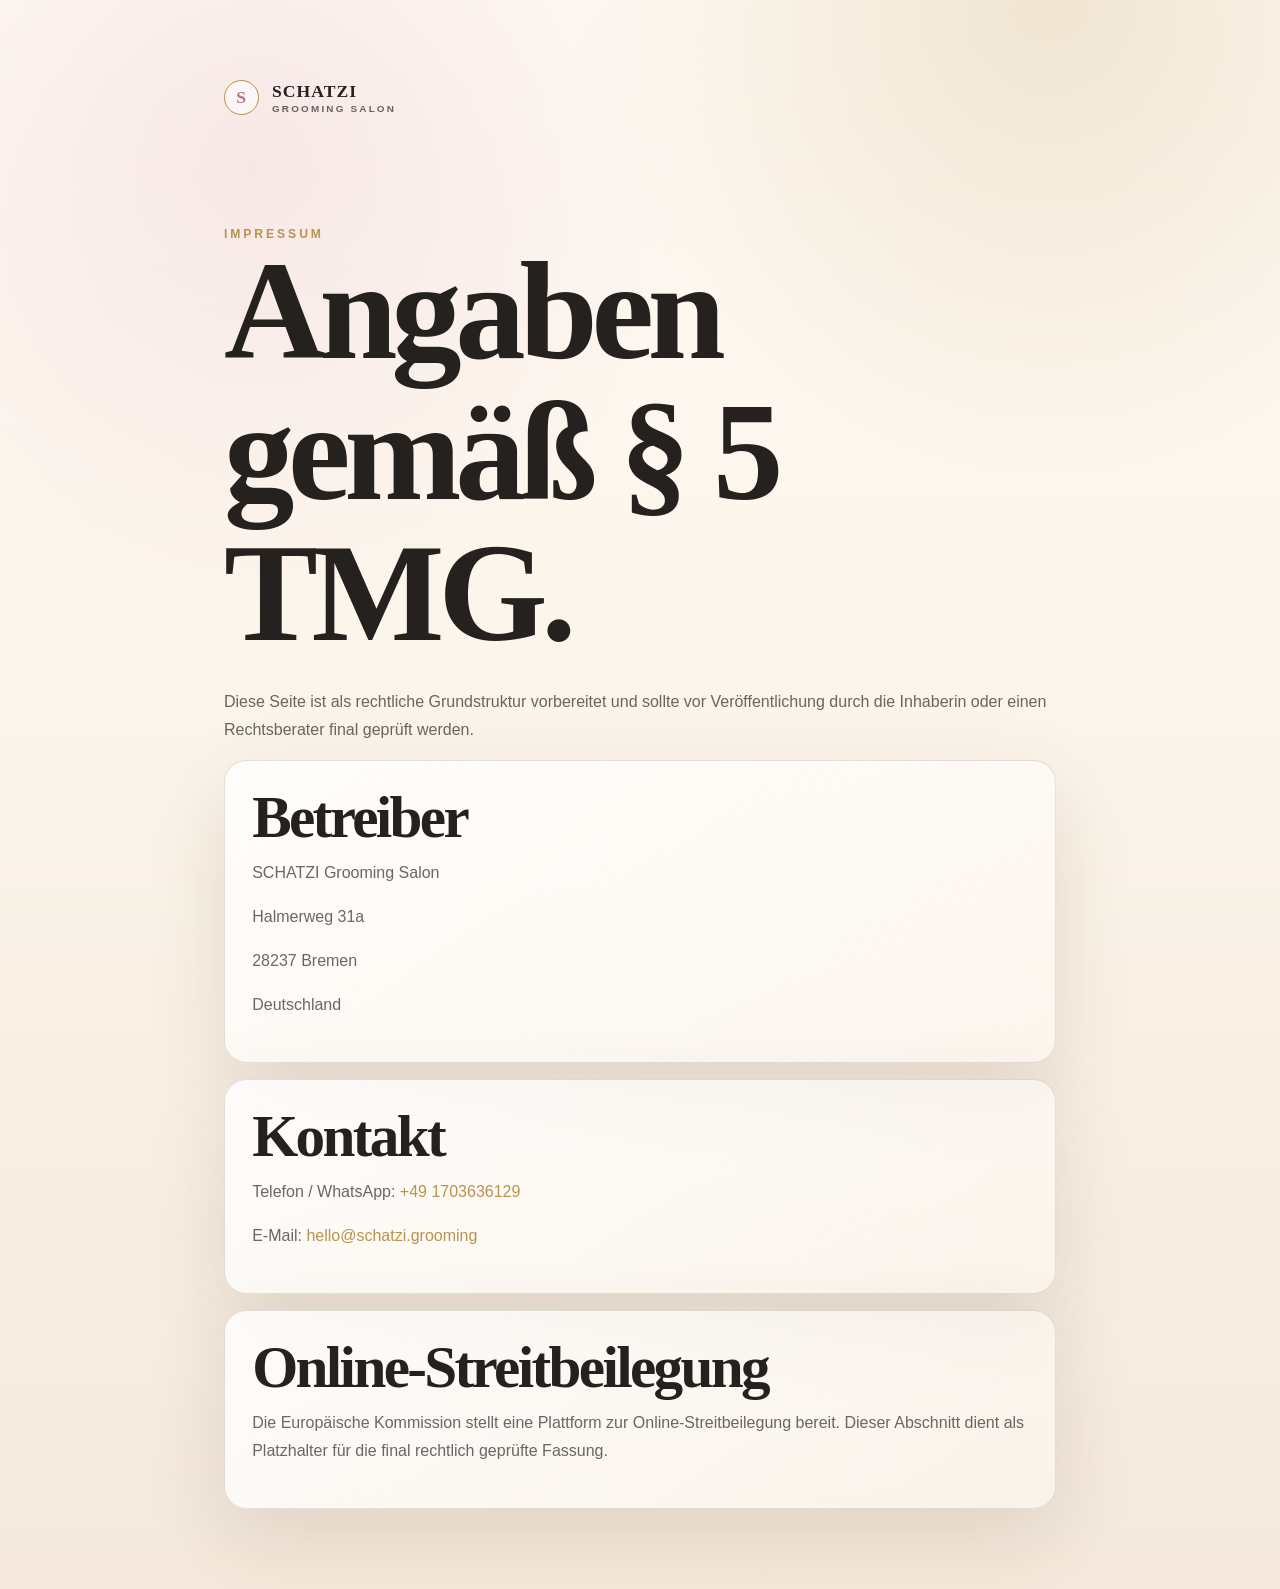
<file: impressum.html>
<!doctype html>
<html lang="de">
  <head>
    <meta charset="UTF-8" />
    <meta name="viewport" content="width=device-width, initial-scale=1.0" />
    <meta name="description" content="Impressum von SCHATZI Grooming Salon, Halmerweg 31a, 28237 Bremen." />
    <title>Impressum | SCHATZI Grooming Salon Bremen</title>
    <link rel="canonical" href="https://schatzi-grooming.com/impressum.html" />
    <meta name="theme-color" content="#fbf4ea" />
    <link rel="icon" href="/assets/favicons/favicon.svg" type="image/svg+xml" sizes="any" />
    <link rel="apple-touch-icon" href="/assets/favicons/apple-touch-icon.png" sizes="180x180" />
    <link rel="stylesheet" href="styles.css" />
  </head>
  <body class="legal-page">
    <main class="legal-content">
      <a class="brand" href="/">
        <span class="brand-mark">S</span>
        <span>
          Schatzi
          <small>Grooming Salon</small>
        </span>
      </a>

      <section>
        <div class="section-kicker">Impressum</div>
        <h1>Angaben gemäß § 5 TMG.</h1>
        <p>Diese Seite ist als rechtliche Grundstruktur vorbereitet und sollte vor Veröffentlichung durch die Inhaberin oder einen Rechtsberater final geprüft werden.</p>
      </section>

      <section class="legal-card">
        <h2>Betreiber</h2>
        <p>SCHATZI Grooming Salon</p>
        <p>Halmerweg 31a</p>
        <p>28237 Bremen</p>
        <p>Deutschland</p>
      </section>

      <section class="legal-card">
        <h2>Kontakt</h2>
        <p>Telefon / WhatsApp: <a href="tel:+491703636129">+49 1703636129</a></p>
        <p>E-Mail: <a href="mailto:hello@schatzi.grooming">hello@schatzi.grooming</a></p>
      </section>

      <section class="legal-card">
        <h2>Online-Streitbeilegung</h2>
        <p>Die Europäische Kommission stellt eine Plattform zur Online-Streitbeilegung bereit. Dieser Abschnitt dient als Platzhalter für die final rechtlich geprüfte Fassung.</p>
      </section>
    </main>
  </body>
</html>
</file>
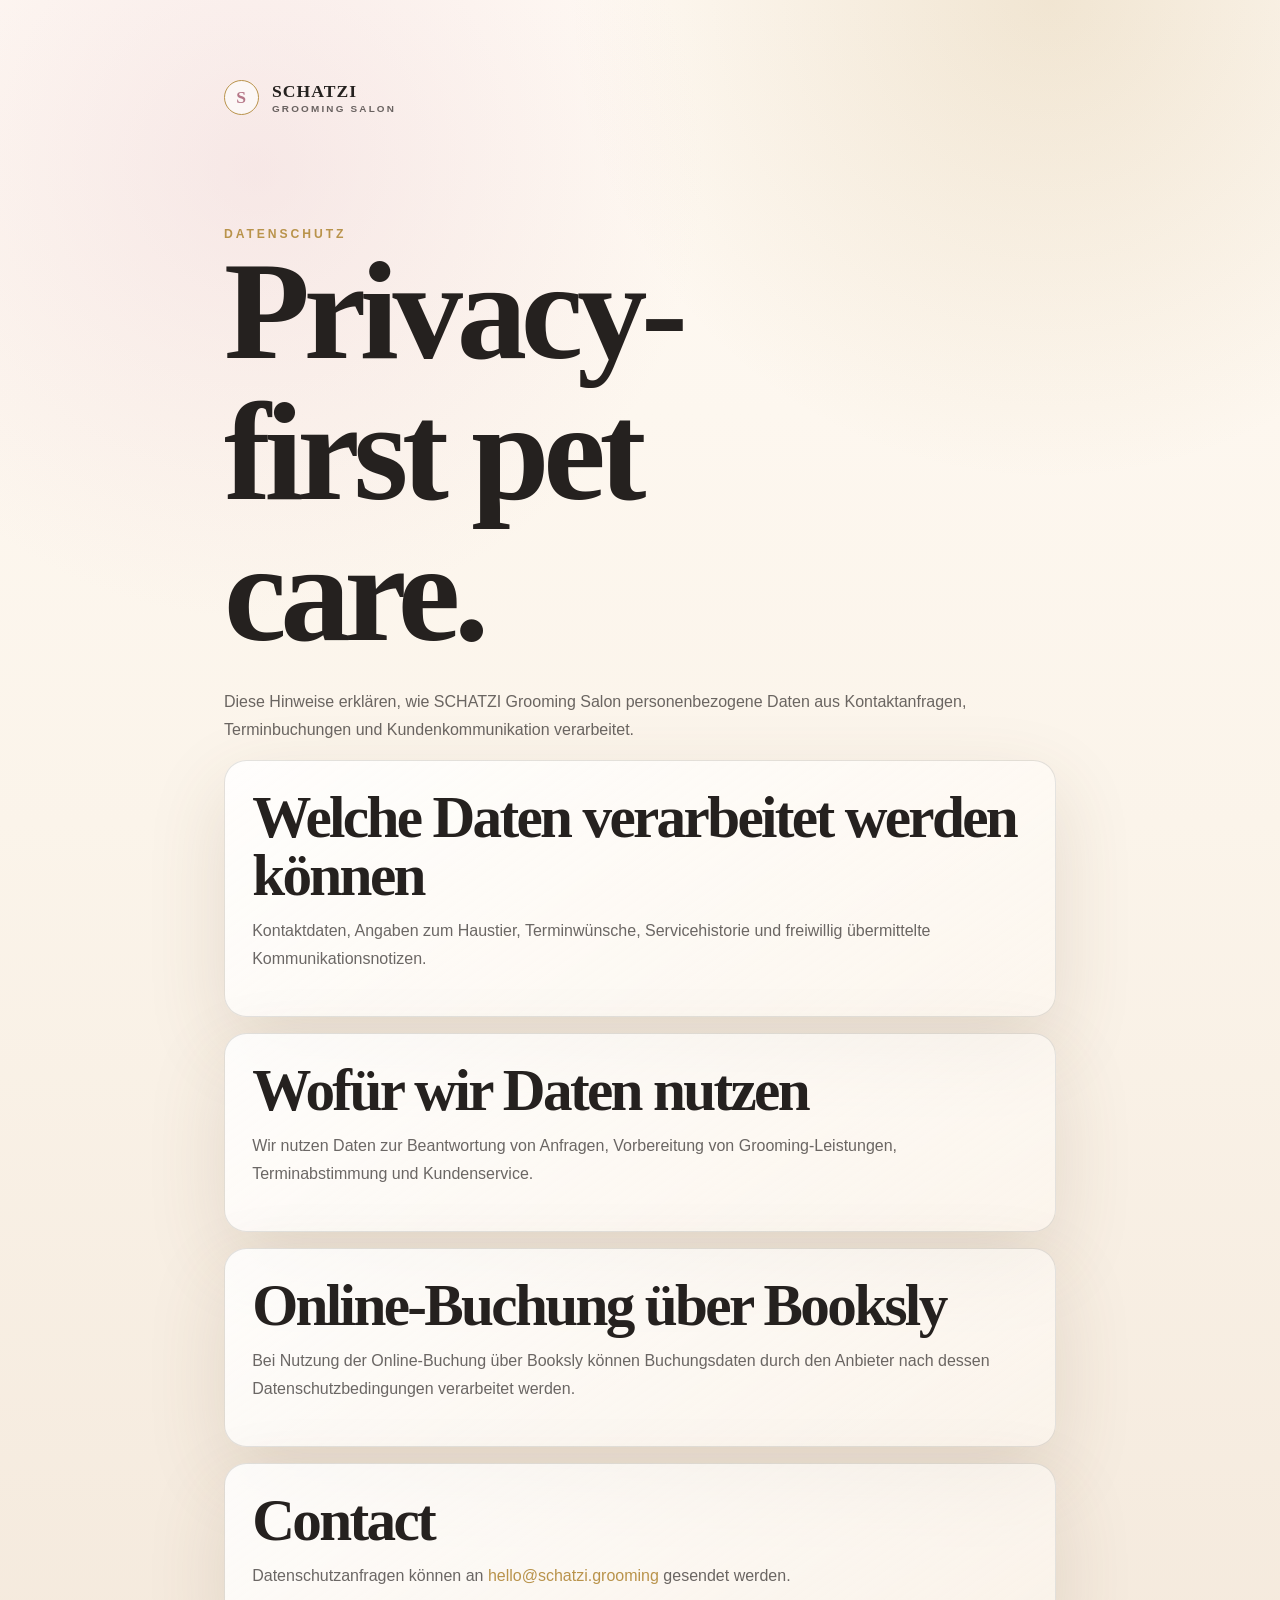
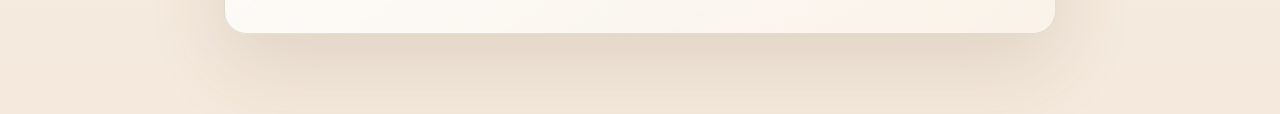
<file: privacy.html>
<!doctype html>
<html lang="de">
  <head>
    <meta charset="UTF-8" />
    <meta name="viewport" content="width=device-width, initial-scale=1.0" />
    <meta name="description" content="Datenschutzhinweise für SCHATZI Grooming Salon in Bremen." />
    <title>Datenschutz | SCHATZI Grooming Salon Bremen</title>
    <link rel="canonical" href="https://schatzi-grooming.com/privacy.html" />
    <meta name="theme-color" content="#fbf4ea" />
    <link rel="icon" href="/assets/favicons/favicon.svg" type="image/svg+xml" sizes="any" />
    <link rel="apple-touch-icon" href="/assets/favicons/apple-touch-icon.png" sizes="180x180" />
    <link rel="stylesheet" href="styles.css" />
  </head>
  <body class="legal-page">
    <main class="legal-content">
      <a class="brand" href="/">
        <span class="brand-mark">S</span>
        <span>
          Schatzi
          <small>Grooming Salon</small>
        </span>
      </a>

      <section>
        <div class="section-kicker">Datenschutz</div>
        <h1>Privacy-first pet care.</h1>
        <p>
          Diese Hinweise erklären, wie SCHATZI Grooming Salon personenbezogene Daten aus Kontaktanfragen,
          Terminbuchungen und Kundenkommunikation verarbeitet.
        </p>
      </section>

      <section class="legal-card">
        <h2>Welche Daten verarbeitet werden können</h2>
        <p>Kontaktdaten, Angaben zum Haustier, Terminwünsche, Servicehistorie und freiwillig übermittelte Kommunikationsnotizen.</p>
      </section>

      <section class="legal-card">
        <h2>Wofür wir Daten nutzen</h2>
        <p>Wir nutzen Daten zur Beantwortung von Anfragen, Vorbereitung von Grooming-Leistungen, Terminabstimmung und Kundenservice.</p>
      </section>

      <section class="legal-card">
        <h2>Online-Buchung über Booksly</h2>
        <p>Bei Nutzung der Online-Buchung über Booksly können Buchungsdaten durch den Anbieter nach dessen Datenschutzbedingungen verarbeitet werden.</p>
      </section>

      <section class="legal-card">
        <h2>Contact</h2>
        <p>Datenschutzanfragen können an <a href="mailto:hello@schatzi.grooming">hello@schatzi.grooming</a> gesendet werden.</p>
      </section>
    </main>
  </body>
</html>
</file>
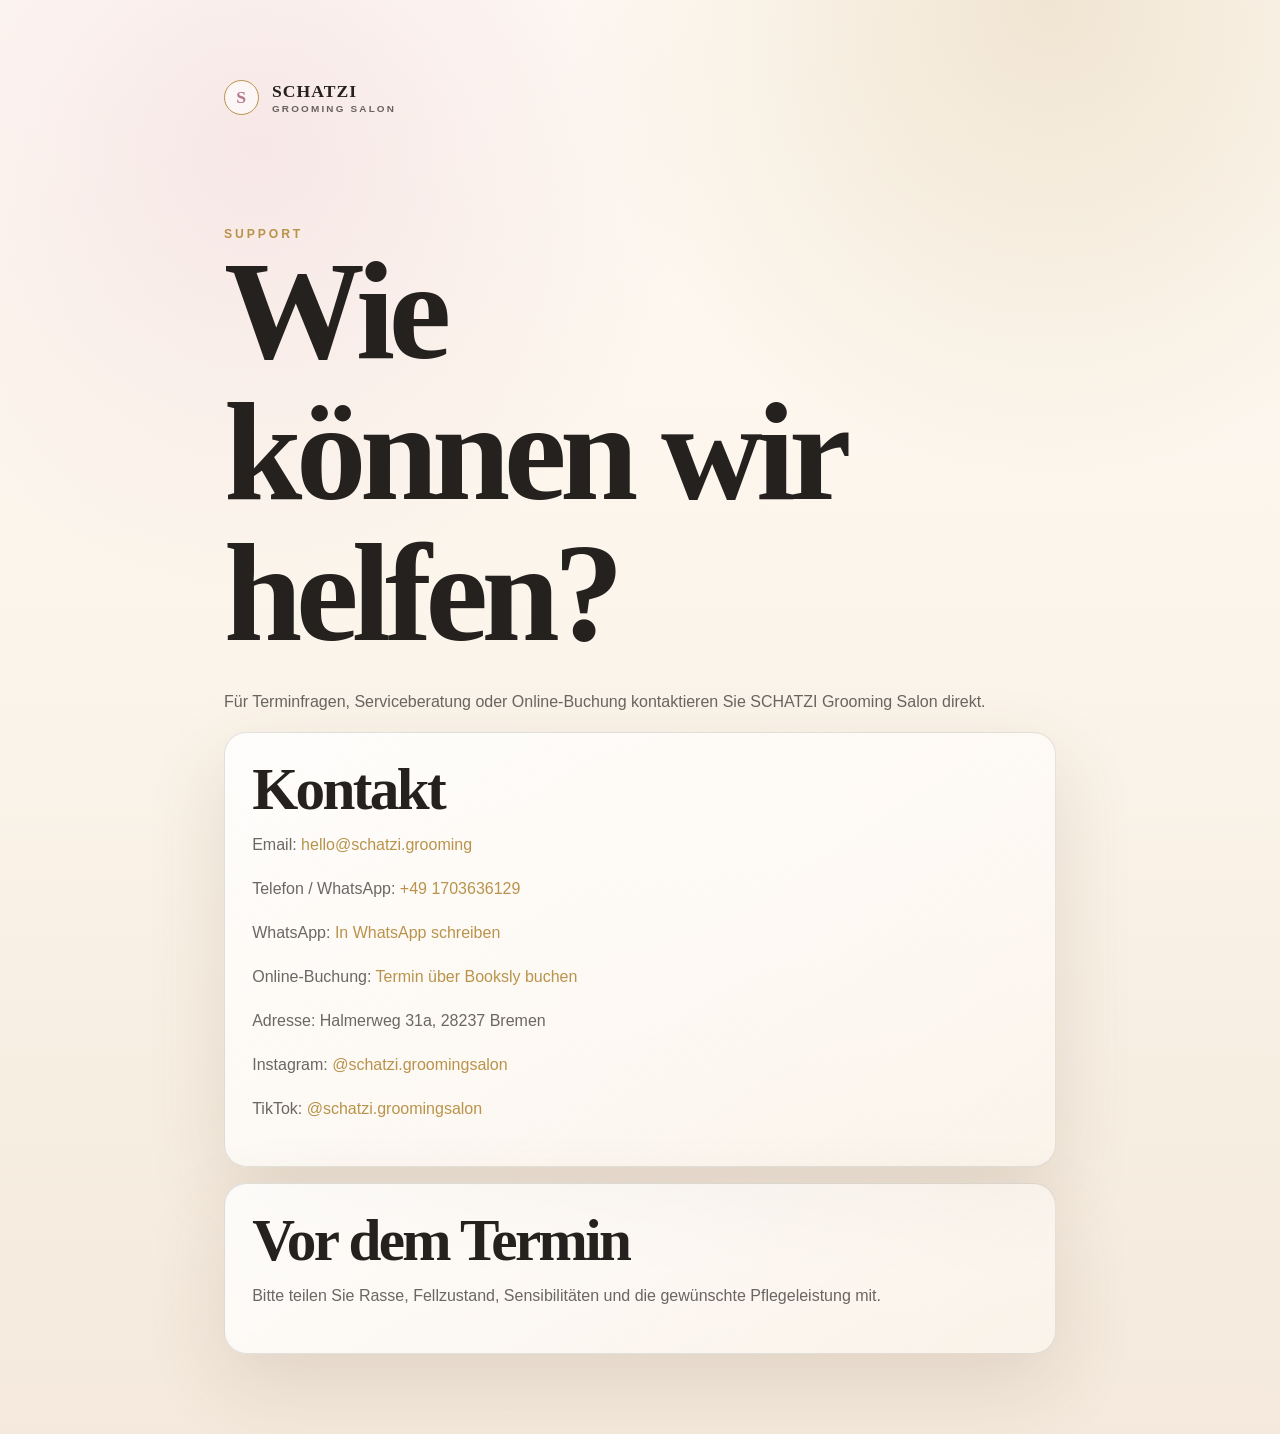
<file: support.html>
<!doctype html>
<html lang="de">
  <head>
    <meta charset="UTF-8" />
    <meta name="viewport" content="width=device-width, initial-scale=1.0" />
    <meta name="description" content="Support und Kontakt für SCHATZI Grooming Salon in Bremen: Hundesalon, Katzensalon, WhatsApp und Online-Terminbuchung." />
    <title>Support | SCHATZI Hundesalon Bremen</title>
    <link rel="canonical" href="https://schatzi-grooming.com/support.html" />
    <meta name="theme-color" content="#fbf4ea" />
    <link rel="icon" href="/assets/favicons/favicon.svg" type="image/svg+xml" sizes="any" />
    <link rel="apple-touch-icon" href="/assets/favicons/apple-touch-icon.png" sizes="180x180" />
    <link rel="stylesheet" href="styles.css" />
  </head>
  <body class="legal-page">
    <main class="legal-content">
      <a class="brand" href="/">
        <span class="brand-mark">S</span>
        <span>
          Schatzi
          <small>Grooming Salon</small>
        </span>
      </a>

      <section>
        <div class="section-kicker">Support</div>
        <h1>Wie können wir helfen?</h1>
        <p>
          Für Terminfragen, Serviceberatung oder Online-Buchung kontaktieren Sie SCHATZI Grooming Salon direkt.
        </p>
      </section>

      <section class="legal-card">
        <h2>Kontakt</h2>
        <p>Email: <a href="mailto:hello@schatzi.grooming">hello@schatzi.grooming</a></p>
        <p>Telefon / WhatsApp: <a href="tel:+491703636129">+49 1703636129</a></p>
        <p>WhatsApp: <a href="https://wa.me/491703636129" target="_blank" rel="noreferrer">In WhatsApp schreiben</a></p>
        <p>Online-Buchung: <a href="https://booksly.pl/schatzi" target="_blank" rel="noreferrer">Termin über Booksly buchen</a></p>
        <p>Adresse: Halmerweg 31a, 28237 Bremen</p>
        <p>Instagram: <a href="https://www.instagram.com/schatzi.groomingsalon" target="_blank" rel="noreferrer">@schatzi.groomingsalon</a></p>
        <p>TikTok: <a href="https://www.tiktok.com/@schatzi.groomingsalon" target="_blank" rel="noreferrer">@schatzi.groomingsalon</a></p>
      </section>

      <section class="legal-card">
        <h2>Vor dem Termin</h2>
        <p>Bitte teilen Sie Rasse, Fellzustand, Sensibilitäten und die gewünschte Pflegeleistung mit.</p>
      </section>
    </main>
  </body>
</html>
</file>
<file: styles.css>
:root {
  --charcoal: #fbf4ea;
  --charcoal-soft: #fffaf4;
  --charcoal-glass: rgba(255, 250, 244, 0.82);
  --cream: #25211f;
  --cream-muted: rgba(37, 33, 31, 0.68);
  --cream-soft: rgba(37, 33, 31, 0.08);
  --pink: #e8c6cf;
  --pink-deep: #b57788;
  --gold: #b9934b;
  --gold-soft: rgba(185, 147, 75, 0.3);
  --line: rgba(37, 33, 31, 0.12);
  --shadow: 0 28px 80px rgba(96, 70, 45, 0.14);
  --accent: #b57788;
  --serif: "Cormorant Garamond", "Schatzi Serif Fallback", Georgia, serif;
  --sans: "Inter", "Schatzi Sans Fallback", "Helvetica Neue", Arial, sans-serif;
}

@font-face {
  font-family: "Schatzi Serif Fallback";
  src: local("Georgia");
  ascent-override: 92%;
  descent-override: 22%;
  line-gap-override: 0%;
  size-adjust: 98%;
}

@font-face {
  font-family: "Schatzi Sans Fallback";
  src: local("Arial");
  ascent-override: 92%;
  descent-override: 22%;
  line-gap-override: 0%;
  size-adjust: 101%;
}

* {
  box-sizing: border-box;
}

html {
  scroll-behavior: smooth;
}

body {
  margin: 0;
  background:
    radial-gradient(circle at 20% 10%, rgba(232, 198, 207, 0.34), transparent 28rem),
    radial-gradient(circle at 82% 0%, rgba(185, 147, 75, 0.2), transparent 30rem),
    linear-gradient(180deg, #fffaf4 0%, #fbf4ea 48%, #f4e9dc 100%),
    var(--charcoal);
  color: var(--cream);
  font-family: var(--sans);
  overflow-x: hidden;
}

body::selection {
  background: var(--pink);
  color: var(--charcoal);
}

a {
  color: inherit;
  text-decoration: none;
}

img {
  display: block;
  height: auto;
  max-width: 100%;
}

button,
input,
select {
  font: inherit;
}

:where(button, input, select, textarea) {
  color: inherit;
}

:where(.header-cta, .button, .tab-button, .accordion-trigger, .text-link, .footer-links a, input, select) {
  min-height: 48px;
}

:where(a, button, input, select):focus-visible {
  outline: 2px solid var(--accent);
  outline-offset: 4px;
}

.cursor-glow {
  position: fixed;
  inset: auto auto 12% 50%;
  width: 22rem;
  height: 22rem;
  pointer-events: none;
  background: radial-gradient(circle, rgba(232, 198, 207, 0.22), transparent 68%);
  filter: blur(4px);
  transform: translate3d(-50%, 0, 0);
  z-index: 0;
}

.site-header {
  position: fixed;
  top: 0;
  left: 0;
  right: 0;
  z-index: 20;
  display: flex;
  align-items: center;
  justify-content: space-between;
  gap: 2rem;
  padding: 1.1rem clamp(1.25rem, 4vw, 4rem);
  color: var(--cream);
  background: linear-gradient(180deg, rgba(255, 250, 244, 0.94), rgba(255, 250, 244, 0.42));
  border-bottom: 1px solid transparent;
  transition: background 260ms ease, border-color 260ms ease, backdrop-filter 260ms ease;
}

.site-header.is-elevated {
  background: rgba(255, 250, 244, 0.86);
  border-color: var(--line);
  backdrop-filter: blur(22px);
}

.brand {
  display: inline-flex;
  align-items: center;
  gap: 0.8rem;
  min-width: max-content;
  font-family: var(--serif);
  font-size: 1.36rem;
  font-weight: 700;
  letter-spacing: 0.06em;
  text-transform: uppercase;
}

.brand small {
  display: block;
  margin-top: 0.05rem;
  color: var(--cream-muted);
  font-family: var(--sans);
  font-size: 0.62rem;
  font-weight: 600;
  letter-spacing: 0.22em;
}

.brand-mark {
  display: grid;
  width: 2.55rem;
  height: 2.55rem;
  place-items: center;
  border: 1px solid var(--gold);
  border-radius: 50%;
  color: var(--pink-deep);
  background: rgba(255, 255, 255, 0.62);
}

.nav-links {
  display: flex;
  align-items: center;
  justify-content: center;
  gap: clamp(1rem, 3vw, 2.4rem);
  color: var(--cream-muted);
  font-size: 0.78rem;
  font-weight: 700;
  letter-spacing: 0.18em;
  text-transform: uppercase;
}

.nav-links a {
  position: relative;
  padding: 0.4rem 0;
  transition: color 220ms ease;
}

.nav-links a::after {
  position: absolute;
  left: 0;
  bottom: 0;
  width: 100%;
  height: 1px;
  content: "";
  background: var(--gold);
  transform: scaleX(0);
  transform-origin: right;
  transition: transform 220ms ease;
}

.nav-links a:hover {
  color: var(--cream);
}

.nav-links a:hover::after {
  transform: scaleX(1);
  transform-origin: left;
}

.header-socials {
  display: flex;
  align-items: center;
  gap: 0.45rem;
}

.header-socials a {
  display: grid;
  width: 2.35rem;
  height: 2.35rem;
  place-items: center;
  border: 1px solid var(--gold-soft);
  border-radius: 50%;
  color: var(--gold);
  background: rgba(255, 255, 255, 0.54);
  transition: border-color 220ms ease, color 220ms ease, transform 220ms ease;
}

.header-socials a:hover {
  border-color: var(--gold);
  color: var(--pink-deep);
  transform: translateY(-2px);
}

.language-switcher {
  display: inline-flex;
  flex-wrap: wrap;
  gap: 0.25rem;
  justify-content: center;
  padding: 0.25rem;
  border: 1px solid var(--line);
  border-radius: 999px;
  background: rgba(255, 255, 255, 0.54);
}

.language-switcher button {
  min-height: 2.15rem;
  border: 0;
  border-radius: 999px;
  padding: 0.45rem 0.58rem;
  color: var(--cream-muted);
  background: transparent;
  cursor: pointer;
  font-size: 0.68rem;
  font-weight: 900;
  letter-spacing: 0.08em;
}

.language-switcher button.is-active {
  color: #fffaf4;
  background: var(--gold);
}

.header-socials svg {
  width: 1rem;
  height: 1rem;
  fill: none;
  stroke: currentColor;
  stroke-linecap: round;
  stroke-linejoin: round;
  stroke-width: 1.8;
}

.header-cta,
.button {
  display: inline-flex;
  align-items: center;
  justify-content: center;
  border-radius: 999px;
  font-size: 0.75rem;
  font-weight: 800;
  letter-spacing: 0.16em;
  text-transform: uppercase;
  cursor: pointer;
  transition: transform 220ms ease, border-color 220ms ease, background 220ms ease, color 220ms ease;
}

.header-cta {
  padding: 0.85rem 1.25rem;
  border: 1px solid var(--gold-soft);
  color: var(--cream);
  background: rgba(255, 255, 255, 0.54);
}

.header-cta:hover,
.button:hover {
  transform: translateY(-2px);
}

.hero {
  position: relative;
  display: grid;
  min-height: 100svh;
  place-items: center start;
  padding: 9rem clamp(1.25rem, 7vw, 7rem) 5rem;
  isolation: isolate;
  overflow: hidden;
}

.hero-video,
.hero-slider,
.hero-slide,
.hero-overlay {
  position: absolute;
  inset: 0;
}

.hero-video {
  z-index: -3;
  width: 100%;
  height: 100%;
  object-fit: cover;
  opacity: 0.4;
}

.hero-slider {
  z-index: -4;
}

.hero-slide {
  background-image: var(--hero-image);
  background-position: center;
  background-size: cover;
  opacity: 0;
  transform: scale(1.06);
  transition: opacity 1400ms ease, transform 5000ms ease;
}

.hero-slide.is-active {
  opacity: 0.32;
  transform: scale(1);
}

.hero-overlay {
  z-index: -2;
  background:
    linear-gradient(90deg, rgba(255, 250, 244, 0.94) 0%, rgba(255, 250, 244, 0.72) 46%, rgba(255, 250, 244, 0.36) 100%),
    linear-gradient(0deg, rgba(251, 244, 234, 0.98) 0%, transparent 38%);
}

.hero-content {
  width: min(49rem, 100%);
  animation: rise-in 900ms ease both;
}

.eyebrow,
.section-kicker {
  color: var(--gold);
  font-size: 0.76rem;
  font-weight: 800;
  letter-spacing: 0.24em;
  text-transform: uppercase;
}

h1,
h2,
h3,
p {
  margin-top: 0;
}

h1,
h2 {
  font-family: var(--serif);
  font-weight: 600;
  line-height: 0.92;
  letter-spacing: -0.045em;
}

h1 {
  max-width: 13ch;
  margin-bottom: 1.5rem;
  font-size: clamp(4.6rem, 11vw, 10.8rem);
}

h2 {
  margin-bottom: 1.5rem;
  font-size: clamp(3.2rem, 7vw, 7.4rem);
}

h3 {
  font-family: var(--serif);
  font-size: 1.65rem;
  font-weight: 600;
  line-height: 1;
}

.hero-copy {
  max-width: 41rem;
  margin-bottom: 2.35rem;
  color: var(--cream-muted);
  font-size: clamp(1.05rem, 1.55vw, 1.35rem);
  line-height: 1.8;
}

.hero-actions {
  display: flex;
  flex-wrap: wrap;
  gap: 0.9rem;
}

.button {
  min-height: 3.6rem;
  border: 0;
  padding: 1rem 1.5rem;
}

.button-primary {
  border: 1px solid var(--pink);
  background: var(--cream);
  color: var(--charcoal);
  box-shadow: 0 18px 60px rgba(185, 147, 75, 0.2);
}

.button-secondary {
  border: 1px solid var(--gold-soft);
  color: var(--cream);
  background: rgba(255, 255, 255, 0.54);
}

.hero-card {
  position: absolute;
  right: clamp(1.25rem, 5vw, 5rem);
  bottom: clamp(1.25rem, 5vw, 5rem);
  width: min(22rem, calc(100% - 2.5rem));
  padding: 1.35rem;
  border: 1px solid var(--line);
  border-radius: 1.8rem;
  background: rgba(255, 250, 244, 0.74);
  box-shadow: var(--shadow);
  backdrop-filter: blur(20px);
}

.hero-card span,
.team-info span {
  display: block;
  margin-bottom: 0.7rem;
  color: var(--gold);
  font-size: 0.72rem;
  font-weight: 800;
  letter-spacing: 0.2em;
  text-transform: uppercase;
}

.hero-card strong {
  display: block;
  margin-bottom: 0.7rem;
  font-family: var(--serif);
  font-size: 1.65rem;
  font-weight: 600;
}

.hero-card p,
.section-heading p,
.copy-stack p,
.badge-card p,
.accordion-content p,
.team-info p,
.footer p {
  color: var(--cream-muted);
  line-height: 1.75;
}

.section {
  position: relative;
  z-index: 1;
  padding: clamp(5rem, 10vw, 9rem) clamp(1.25rem, 7vw, 7rem);
}

.reveal {
  opacity: 0;
  transform: translateY(1.4rem);
  transition: opacity 620ms ease, transform 620ms ease;
}

.reveal.is-visible {
  opacity: 1;
  transform: translateY(0);
}

.split-layout,
.section-heading {
  display: grid;
  grid-template-columns: minmax(0, 0.95fr) minmax(19rem, 0.75fr);
  gap: clamp(2.5rem, 7vw, 7rem);
  align-items: start;
}

.copy-stack {
  padding-top: clamp(0.5rem, 5vw, 5rem);
}

.copy-stack > p,
.section-heading > p {
  font-size: 1.05rem;
}

.badge-grid {
  display: grid;
  gap: 1rem;
  margin-top: 2rem;
}

.badge-card,
.accordion,
.team-card,
.instagram-grid a {
  border: 1px solid var(--line);
  background: linear-gradient(145deg, rgba(255, 255, 255, 0.84), rgba(255, 250, 244, 0.52));
  box-shadow: var(--shadow);
}

.badge-card {
  display: grid;
  grid-template-columns: auto 1fr;
  gap: 0.4rem 1.1rem;
  padding: 1.3rem;
  border-radius: 1.4rem;
}

.badge-card span {
  grid-row: span 2;
  color: var(--pink);
  font-family: var(--serif);
  font-size: 2.4rem;
}

.badge-card h3 {
  margin-bottom: 0.35rem;
}

.badge-card p {
  margin-bottom: 0;
}

.prices {
  background: linear-gradient(180deg, rgba(255, 255, 255, 0.42), transparent);
}

.tabs {
  display: flex;
  flex-wrap: wrap;
  gap: 0.75rem;
  margin: 3rem 0 1rem;
}

.tab-button {
  min-height: 3.1rem;
  padding: 0.9rem 1.2rem;
  border: 1px solid var(--line);
  border-radius: 999px;
  color: var(--cream-muted);
  background: rgba(255, 255, 255, 0.54);
  cursor: pointer;
  font-size: 0.75rem;
  font-weight: 800;
  letter-spacing: 0.14em;
  text-transform: uppercase;
  transition: background 220ms ease, color 220ms ease, border-color 220ms ease;
}

.tab-button.is-active,
.tab-button:hover {
  border-color: var(--gold);
  color: #fffaf4;
  background: var(--gold);
}

.tab-panels {
  display: grid;
  gap: 1rem;
}

.tab-panel {
  display: grid;
  gap: 1rem;
}

.accordion {
  overflow: hidden;
  border-radius: 1.45rem;
}

.accordion-trigger {
  display: flex;
  width: 100%;
  align-items: center;
  justify-content: space-between;
  gap: 1rem;
  padding: 1.35rem;
  border: 0;
  color: var(--cream);
  background: rgba(255, 255, 255, 0.2);
  cursor: pointer;
  font-family: var(--serif);
  font-size: clamp(1.45rem, 3vw, 2.2rem);
  text-align: left;
}

.accordion-trigger span {
  color: var(--pink);
  font-family: var(--sans);
  font-size: 0.85rem;
  font-weight: 800;
  letter-spacing: 0.12em;
  text-transform: uppercase;
}

.accordion-content {
  content-visibility: hidden;
  contain-intrinsic-size: 0 9rem;
  max-height: 0;
  overflow: hidden;
  padding: 0 1.35rem;
  transition: max-height 300ms ease, padding 260ms ease;
}

.accordion.is-open .accordion-content {
  content-visibility: auto;
  max-height: none;
  padding-bottom: 1.35rem;
}

.text-link {
  display: inline-flex;
  width: max-content;
  max-width: 100%;
  align-items: center;
  border: 0;
  color: var(--gold);
  background: transparent;
  cursor: pointer;
  font-size: 0.78rem;
  font-weight: 800;
  letter-spacing: 0.14em;
  text-transform: uppercase;
}

.social-actions {
  display: flex;
  flex-wrap: wrap;
  gap: 0.8rem;
  align-items: center;
}

.social-icon,
.footer-social {
  display: inline-flex;
  min-height: 48px;
  align-items: center;
  gap: 0.55rem;
  color: var(--gold);
  font-size: 0.78rem;
  font-weight: 800;
  letter-spacing: 0.14em;
  text-transform: uppercase;
}

.social-icon svg,
.footer-social svg {
  width: 1.15rem;
  height: 1.15rem;
  fill: none;
  stroke: currentColor;
  stroke-linecap: round;
  stroke-linejoin: round;
  stroke-width: 1.8;
}

.care-quiz {
  content-visibility: auto;
  contain-intrinsic-size: 42rem;
  padding-top: clamp(2rem, 5vw, 4rem);
}

.quiz-card {
  display: grid;
  grid-template-columns: repeat(3, minmax(0, 1fr));
  gap: 1rem;
  margin-top: 3rem;
  padding: clamp(1.2rem, 4vw, 1.8rem);
  border: 1px solid var(--line);
  border-radius: 1.6rem;
  background: linear-gradient(145deg, rgba(255, 255, 255, 0.84), rgba(255, 250, 244, 0.52));
  box-shadow: var(--shadow);
}

.quiz-card label {
  display: grid;
  gap: 0.55rem;
  color: var(--cream-muted);
  font-size: 0.78rem;
  font-weight: 800;
  letter-spacing: 0.12em;
  text-transform: uppercase;
}

.quiz-card select {
  width: 100%;
  border: 1px solid var(--line);
  border-radius: 1rem;
  padding: 0.9rem 1rem;
  color: var(--cream);
  background: rgba(255, 255, 255, 0.68);
}

.quiz-result {
  grid-column: 1 / -1;
  min-height: 4rem;
  padding: 1rem;
  border: 1px solid var(--gold-soft);
  border-radius: 1rem;
  color: var(--cream);
  background: rgba(200, 169, 106, 0.1);
  line-height: 1.6;
}

.comparison {
  position: relative;
  min-height: clamp(27rem, 64vw, 47rem);
  margin-top: 3rem;
  overflow: hidden;
  border: 1px solid var(--line);
  border-radius: clamp(1.4rem, 4vw, 3.2rem);
  background: var(--charcoal-soft);
  box-shadow: var(--shadow);
}

.comparison-image,
.comparison-after,
.comparison-after img {
  position: absolute;
  inset: 0;
  width: 100%;
  height: 100%;
}

.comparison-image,
.comparison-after img {
  aspect-ratio: 1300 / 867;
  object-fit: cover;
}

.comparison-after {
  width: 50%;
  overflow: hidden;
  border-right: 1px solid var(--gold);
}

.comparison-after img {
  max-width: none;
  width: calc(100vw - clamp(2.5rem, 14vw, 14rem));
}

.comparison-range {
  position: absolute;
  inset: 0;
  z-index: 3;
  width: 100%;
  height: 100%;
  cursor: ew-resize;
  opacity: 0;
}

.comparison-handle {
  position: absolute;
  top: 0;
  bottom: 0;
  left: 50%;
  width: 1px;
  background: var(--gold);
  transform: translateX(-50%);
  pointer-events: none;
  z-index: 2;
}

.comparison-handle::after {
  position: absolute;
  top: 50%;
  left: 50%;
  display: grid;
  width: 4rem;
  height: 4rem;
  place-items: center;
  border: 1px solid var(--gold);
  border-radius: 50%;
  content: "Drag";
  color: #fffaf4;
  background: var(--cream);
  font-size: 0.68rem;
  font-weight: 900;
  letter-spacing: 0.14em;
  text-transform: uppercase;
  transform: translate(-50%, -50%);
  box-shadow: 0 18px 50px rgba(96, 70, 45, 0.24);
}

.comparison-label {
  position: absolute;
  top: 1.2rem;
  z-index: 4;
  padding: 0.55rem 0.8rem;
  border: 1px solid var(--line);
  border-radius: 999px;
  background: var(--charcoal-glass);
  color: var(--cream);
  font-size: 0.72rem;
  font-weight: 900;
  letter-spacing: 0.14em;
  text-transform: uppercase;
  backdrop-filter: blur(14px);
}

.comparison-label.before {
  left: 1.2rem;
}

.comparison-label.after {
  right: 1.2rem;
}

.team-grid,
.instagram-grid {
  display: grid;
  grid-template-columns: repeat(3, minmax(0, 1fr));
  gap: 1rem;
  margin-top: 3rem;
}

.team-grid {
  grid-template-columns: minmax(0, 34rem);
  justify-content: center;
}

.team-card {
  position: relative;
  min-height: 34rem;
  overflow: hidden;
  border-radius: 2rem;
}

.team-card img {
  width: 100%;
  height: 100%;
  aspect-ratio: 3 / 4;
  object-fit: cover;
  filter: saturate(0.76);
  transition: transform 700ms ease, filter 700ms ease;
}

.team-card::after {
  position: absolute;
  inset: 0;
  content: "";
  background: linear-gradient(180deg, transparent 18%, rgba(37, 33, 31, 0.9) 100%);
}

.team-info {
  position: absolute;
  left: 0;
  right: 0;
  bottom: 0;
  z-index: 2;
  padding: 1.35rem;
  transform: translateY(3.2rem);
  transition: transform 360ms ease;
  color: #f5f5f7;
}

.team-info h3 {
  margin-bottom: 0.65rem;
  font-size: 2.4rem;
}

.team-info p,
.team-info small {
  opacity: 0;
  transform: translateY(0.8rem);
  transition: opacity 280ms ease, transform 280ms ease;
}

.team-info p {
  color: rgba(245, 245, 247, 0.78);
}

.team-info small {
  display: block;
  color: var(--pink);
  font-weight: 800;
  letter-spacing: 0.08em;
  text-transform: uppercase;
}

.team-card:hover img {
  filter: saturate(1);
  transform: scale(1.055);
}

.team-card:hover .team-info,
.team-card:focus-within .team-info {
  transform: translateY(0);
}

.team-card:hover .team-info p,
.team-card:hover .team-info small,
.team-card:focus-within .team-info p,
.team-card:focus-within .team-info small {
  opacity: 1;
  transform: translateY(0);
}

.social {
  padding-top: 2rem;
}

.instagram-grid {
  grid-template-columns: repeat(4, minmax(0, 1fr));
}

.instagram-grid a {
  aspect-ratio: 1;
  overflow: hidden;
  border-radius: 1.4rem;
}

.instagram-grid img {
  width: 100%;
  height: 100%;
  aspect-ratio: 1 / 1;
  object-fit: cover;
  transition: transform 520ms ease, filter 520ms ease;
}

.instagram-grid a:hover img {
  filter: brightness(1.08);
  transform: scale(1.08);
}

.footer {
  padding: 0 clamp(1.25rem, 7vw, 7rem) clamp(1.25rem, 4vw, 3rem);
}

.contact-section {
  padding: clamp(4rem, 8vw, 7rem) 0 clamp(2rem, 5vw, 4rem);
}

.contact-grid {
  display: grid;
  grid-template-columns: repeat(3, minmax(0, 1fr));
  gap: 1rem;
  margin-top: 3rem;
}

.contact-card {
  display: flex;
  min-height: 23rem;
  flex-direction: column;
  align-items: flex-start;
  padding: clamp(1.2rem, 3vw, 1.6rem);
  border: 1px solid var(--line);
  border-radius: 1.6rem;
  background: linear-gradient(145deg, rgba(255, 255, 255, 0.84), rgba(255, 250, 244, 0.52));
  box-shadow: var(--shadow);
}

.contact-card span {
  margin-bottom: 1rem;
  color: var(--gold);
  font-size: 0.72rem;
  font-weight: 800;
  letter-spacing: 0.2em;
  text-transform: uppercase;
}

.contact-card h3 {
  margin-bottom: 1rem;
  font-size: clamp(2rem, 4vw, 3.1rem);
}

.contact-card p {
  color: var(--cream-muted);
  line-height: 1.75;
}

.contact-card .button {
  width: 100%;
  margin-top: auto;
}

.footer-map {
  aspect-ratio: 16 / 9;
  height: auto;
  min-height: 22rem;
  overflow: hidden;
  border: 1px solid var(--line);
  border-radius: 2rem;
  background: var(--charcoal-soft);
  box-shadow: var(--shadow);
}

.footer-map iframe {
  width: 100%;
  height: 100%;
  border: 0;
}

.google-map-consent {
  position: relative;
  background: #0d2218;
}

.map-consent-wall {
  position: absolute;
  inset: 0;
  z-index: 1;
  display: flex;
  align-items: center;
  justify-content: center;
  padding: clamp(1.2rem, 4vw, 2rem);
  padding-bottom: calc(6.5rem + env(safe-area-inset-bottom));
  overflow-y: auto;
  color: #e2e8f0;
  text-align: center;
  background: rgba(10, 25, 18, 0.95);
  backdrop-filter: blur(10px);
}

.map-consent-card {
  width: min(28rem, 100%);
}

.map-consent-card span {
  display: inline-block;
  margin-bottom: 1rem;
  font-size: 2rem;
}

.map-consent-card h3 {
  margin-bottom: 1rem;
  color: #c5a880;
  font-size: clamp(1.45rem, 5vw, 1.8rem);
  letter-spacing: 0.04em;
}

.map-consent-card p {
  margin-bottom: 0.9rem;
  color: #94a3b8;
  font-size: 0.92rem;
  line-height: 1.7;
}

.map-consent-card small {
  display: block;
  margin-bottom: 1.1rem;
  color: #5f7566;
  line-height: 1.6;
}

.map-consent-card a {
  color: #c5a880;
  text-decoration: underline;
  text-underline-offset: 0.18em;
}

.map-consent-button {
  min-height: 48px;
  border: 1px solid rgba(197, 168, 128, 0.3);
  color: #c5a880;
  background: #1b3d2f;
  box-shadow: 0 14px 36px rgba(0, 0, 0, 0.22);
}

.map-consent-button:hover {
  color: #0a1912;
  background: #c5a880;
}

.footer-content {
  display: grid;
  grid-template-columns: 1fr auto;
  gap: 2rem;
  align-items: end;
  padding-top: 2rem;
}

.footer-brand {
  margin-bottom: 1rem;
}

.footer-links {
  display: flex;
  flex-wrap: wrap;
  justify-content: flex-end;
  gap: 0.9rem 1.2rem;
  color: var(--cream-muted);
  font-size: 0.78rem;
  font-weight: 800;
  letter-spacing: 0.14em;
  text-transform: uppercase;
}

.footer-links a {
  transition: color 220ms ease;
}

.footer-links a:hover {
  color: var(--gold);
}

.legal-page {
  min-height: 100svh;
}

.legal-content {
  width: min(58rem, 100%);
  margin: 0 auto;
  padding: clamp(2rem, 7vw, 5rem) clamp(1.25rem, 5vw, 3rem);
}

.legal-content .brand {
  margin-bottom: clamp(4rem, 10vw, 7rem);
}

.legal-content h1 {
  max-width: 9ch;
  margin-bottom: 1.5rem;
}

.legal-content section + section {
  margin-top: 1rem;
}

.legal-card {
  padding: clamp(1.2rem, 4vw, 1.7rem);
  border: 1px solid var(--line);
  border-radius: 1.4rem;
  background: linear-gradient(145deg, rgba(255, 255, 255, 0.84), rgba(255, 250, 244, 0.52));
  box-shadow: var(--shadow);
}

.legal-card h2 {
  margin-bottom: 0.8rem;
  font-size: clamp(2.2rem, 5vw, 3.7rem);
}

.legal-card p,
.legal-content > section > p {
  color: var(--cream-muted);
  line-height: 1.75;
}

.legal-card a {
  color: var(--gold);
}

.bottom-nav {
  position: fixed;
  right: 1rem;
  bottom: 1rem;
  left: 1rem;
  z-index: 50;
  display: none;
  grid-template-columns: repeat(3, minmax(0, 1fr));
  gap: 0.5rem;
  padding: 0.55rem;
  border: 1px solid var(--line);
  border-radius: 999px;
  background: rgba(255, 250, 244, 0.84);
  box-shadow: 0 18px 60px rgba(96, 70, 45, 0.2);
  backdrop-filter: blur(22px);
}

.bottom-nav a {
  display: inline-flex;
  min-height: 52px;
  align-items: center;
  justify-content: center;
  border-radius: 999px;
  color: var(--cream);
  font-size: 0.72rem;
  font-weight: 900;
  letter-spacing: 0.1em;
  text-transform: uppercase;
}

.bottom-nav a:first-child {
  color: #fffaf4;
  background: var(--gold);
}

.cookie-notice {
  position: fixed;
  right: 1rem;
  bottom: 1rem;
  z-index: 55;
  display: grid;
  width: min(34rem, calc(100% - 2rem));
  gap: 1rem;
  padding: 1rem;
  border: 1px solid var(--line);
  border-radius: 1.2rem;
  background: rgba(255, 250, 244, 0.92);
  box-shadow: var(--shadow);
  backdrop-filter: blur(22px);
}

.cookie-notice[hidden] {
  display: none;
}

.cookie-notice p {
  margin-bottom: 0;
  color: var(--cream-muted);
  line-height: 1.6;
}

.cookie-notice div {
  display: flex;
  flex-wrap: wrap;
  gap: 0.7rem;
}

.cookie-notice .button {
  min-height: 48px;
}

@keyframes rise-in {
  from {
    opacity: 0;
    transform: translateY(2rem);
  }
  to {
    opacity: 1;
    transform: translateY(0);
  }
}

/* Mobile-first performance and layout hardening layer. */
body {
  padding-bottom: calc(5.8rem + env(safe-area-inset-bottom));
}

h1 {
  max-width: 12ch;
  font-size: clamp(2.45rem, 11.5vw, 3.9rem);
  line-height: 1;
}

h2 {
  font-size: clamp(2.35rem, 11vw, 4rem);
  line-height: 0.98;
}

h3 {
  font-size: clamp(1.45rem, 6vw, 2.35rem);
}

.site-header {
  position: sticky;
  top: 0;
  flex-wrap: wrap;
  gap: 0.6rem;
  padding: 0.72rem 0.9rem;
}

.brand {
  font-size: clamp(0.92rem, 4vw, 1.1rem);
}

.brand-mark {
  width: 2.2rem;
  height: 2.2rem;
}

.nav-links,
.header-socials,
.header-cta {
  display: none;
}

.language-switcher {
  order: 3;
  width: 100%;
  margin-left: 0;
  justify-content: center;
}

.hero {
  min-height: auto;
  padding: clamp(2rem, 8vw, 3.25rem) 1rem 3rem;
}

.hero-video {
  display: none;
}

.hero-slider {
  z-index: -3;
}

.hero-slide.is-active {
  opacity: 0.42;
}

.hero-content,
.hero-copy {
  width: 100%;
  max-width: 100%;
}

.hero-actions {
  display: none;
}

.hero-card {
  position: relative;
  right: auto;
  bottom: auto;
  width: 100%;
  margin-top: 1.5rem;
  padding: 1rem;
  border-radius: 1.35rem;
}

.section {
  content-visibility: auto;
  contain-intrinsic-size: 1px 52rem;
  padding: 4rem 1rem;
}

.prices,
.care-quiz,
.gallery,
.team,
.social,
.footer {
  content-visibility: auto;
  contain-intrinsic-size: 1px 54rem;
}

.split-layout,
.section-heading,
.footer-content {
  grid-template-columns: 1fr;
  gap: 1.5rem;
}

.copy-stack {
  padding-top: 0;
}

.badge-grid,
.contact-grid,
.team-grid,
.instagram-grid {
  display: flex;
  grid-template-columns: none;
  gap: 0.9rem;
  margin-top: 1.5rem;
  overflow-x: auto;
  padding: 0 0 0.45rem;
  scroll-padding-inline: 1rem;
  scroll-snap-type: x mandatory;
  -webkit-overflow-scrolling: touch;
}

.badge-grid::-webkit-scrollbar,
.contact-grid::-webkit-scrollbar,
.team-grid::-webkit-scrollbar,
.instagram-grid::-webkit-scrollbar,
.tabs::-webkit-scrollbar {
  display: none;
}

.badge-card,
.contact-card,
.team-card,
.instagram-grid a {
  flex: 0 0 min(82vw, 24rem);
  scroll-snap-align: start;
}

.badge-card {
  grid-template-columns: 1fr;
}

.tabs {
  flex-wrap: nowrap;
  margin-inline: -1rem;
  overflow-x: auto;
  padding: 0 1rem 0.4rem;
  scroll-padding-inline: 1rem;
  scroll-snap-type: x mandatory;
  -webkit-overflow-scrolling: touch;
}

.tab-button {
  flex: 0 0 auto;
  min-height: 48px;
  scroll-snap-align: start;
}

.accordion-trigger {
  min-height: 56px;
  align-items: flex-start;
  flex-direction: column;
  padding: 1rem;
}

.accordion.is-open .accordion-content {
  max-height: none;
}

.quiz-card {
  grid-template-columns: 1fr;
  margin-top: 1.5rem;
  padding: 1rem;
}

.quiz-card select,
.button,
.text-link,
.footer-links a {
  min-height: 48px;
}

.comparison {
  min-height: clamp(20rem, 72vw, 27rem);
  margin-top: 1.5rem;
  border-radius: 1.4rem;
}

.comparison-after img {
  width: calc(100vw - 2rem);
}

.team-card {
  min-height: 25rem;
  border-radius: 1.4rem;
}

.team-info {
  padding: 1rem;
  transform: translateY(0);
}

.team-info p,
.team-info small {
  opacity: 1;
  transform: translateY(0);
}

.contact-card {
  min-height: auto;
}

.footer {
  padding: 0 1rem 2rem;
}

.footer-map {
  min-height: 18rem;
  border-radius: 1.4rem;
}

.bottom-nav {
  right: 0.7rem;
  bottom: 0.7rem;
  left: 0.7rem;
  display: grid;
  padding: 0.4rem;
  padding-bottom: calc(0.4rem + env(safe-area-inset-bottom));
}

.bottom-nav a {
  min-height: 48px;
  font-size: 0.66rem;
}

.cookie-notice {
  bottom: calc(5.8rem + env(safe-area-inset-bottom));
  gap: 0.75rem;
  padding: 0.85rem;
}

.cookie-notice p {
  font-size: 0.88rem;
  line-height: 1.5;
}

.cookie-notice div {
  gap: 0.5rem;
}

.cookie-notice .button,
.cookie-notice .text-link {
  flex: 1 1 12rem;
  width: auto;
  justify-content: center;
  padding-inline: 0.8rem;
  font-size: 0.68rem;
}

@media (min-width: 768px) {
  body {
    padding-bottom: 0;
  }

  h1 {
    max-width: 13ch;
    font-size: clamp(4.6rem, 11vw, 10.8rem);
  }

  h2 {
    font-size: clamp(3.2rem, 7vw, 7.4rem);
  }

  .site-header {
    position: fixed;
    align-items: center;
    flex-wrap: nowrap;
    gap: 1.2rem;
    padding: 1.1rem clamp(1.25rem, 4vw, 4rem);
  }

  .header-cta {
    display: inline-flex;
  }

  .language-switcher {
    order: initial;
    width: auto;
    margin-left: auto;
  }

  .hero {
    min-height: 100svh;
    padding: 9rem clamp(1.25rem, 7vw, 7rem) 5rem;
  }

  .hero-video {
    display: block;
  }

  .hero-slider {
    z-index: -4;
  }

  .hero-slide.is-active {
    opacity: 0.32;
  }

  .hero-actions {
    display: flex;
  }

  .hero-card {
    position: absolute;
    right: clamp(1.25rem, 5vw, 5rem);
    bottom: clamp(1.25rem, 5vw, 5rem);
    width: min(22rem, calc(100% - 2.5rem));
    margin-top: 0;
  }

  .section {
    padding: clamp(5rem, 10vw, 9rem) clamp(1.25rem, 7vw, 7rem);
  }

  .split-layout,
  .section-heading {
    grid-template-columns: minmax(0, 0.95fr) minmax(19rem, 0.75fr);
    gap: clamp(2.5rem, 7vw, 7rem);
  }

  .copy-stack {
    padding-top: clamp(0.5rem, 5vw, 5rem);
  }

  .badge-grid,
  .contact-grid,
  .instagram-grid {
    display: grid;
    overflow: visible;
    padding-bottom: 0;
  }

  .badge-grid {
    grid-template-columns: 1fr;
  }

  .contact-grid {
    grid-template-columns: repeat(3, minmax(0, 1fr));
  }

  .instagram-grid {
    grid-template-columns: repeat(4, minmax(0, 1fr));
  }

  .badge-card,
  .contact-card,
  .instagram-grid a {
    flex: initial;
  }

  .team-grid {
    display: grid;
    grid-template-columns: minmax(0, 34rem);
    justify-content: center;
    overflow: visible;
    padding-bottom: 0;
  }

  .team-card {
    flex: initial;
    min-height: 34rem;
  }

  .team-info {
    padding: 1.35rem;
    transform: translateY(3.2rem);
  }

  .team-info p,
  .team-info small {
    opacity: 0;
    transform: translateY(0.8rem);
  }

  .comparison {
    min-height: clamp(27rem, 64vw, 47rem);
    margin-top: 3rem;
  }

  .comparison-after img {
    width: calc(100vw - clamp(2.5rem, 14vw, 14rem));
  }

  .footer {
    padding: 0 clamp(1.25rem, 7vw, 7rem) clamp(1.25rem, 4vw, 3rem);
  }

  .footer-map {
    min-height: 22rem;
    border-radius: 2rem;
  }

  .map-consent-wall {
    padding-bottom: clamp(1.2rem, 4vw, 2rem);
  }

  .bottom-nav {
    display: none;
  }

  .cookie-notice {
    bottom: 1rem;
  }
}

@media (min-width: 1024px) {
  .nav-links,
  .header-socials {
    display: flex;
  }

  .language-switcher {
    margin-left: 0;
  }

  .footer-content {
    grid-template-columns: 1fr auto;
  }
}

@media (hover: none) {
  .team-info {
    transform: translateY(0);
  }

  .team-info p,
  .team-info small {
    opacity: 1;
    transform: translateY(0);
  }
}

@media (prefers-reduced-motion: reduce) {
  *,
  *::before,
  *::after {
    animation-duration: 0.01ms !important;
    animation-iteration-count: 1 !important;
    scroll-behavior: auto !important;
    transition-duration: 0.01ms !important;
  }
}
</file>
